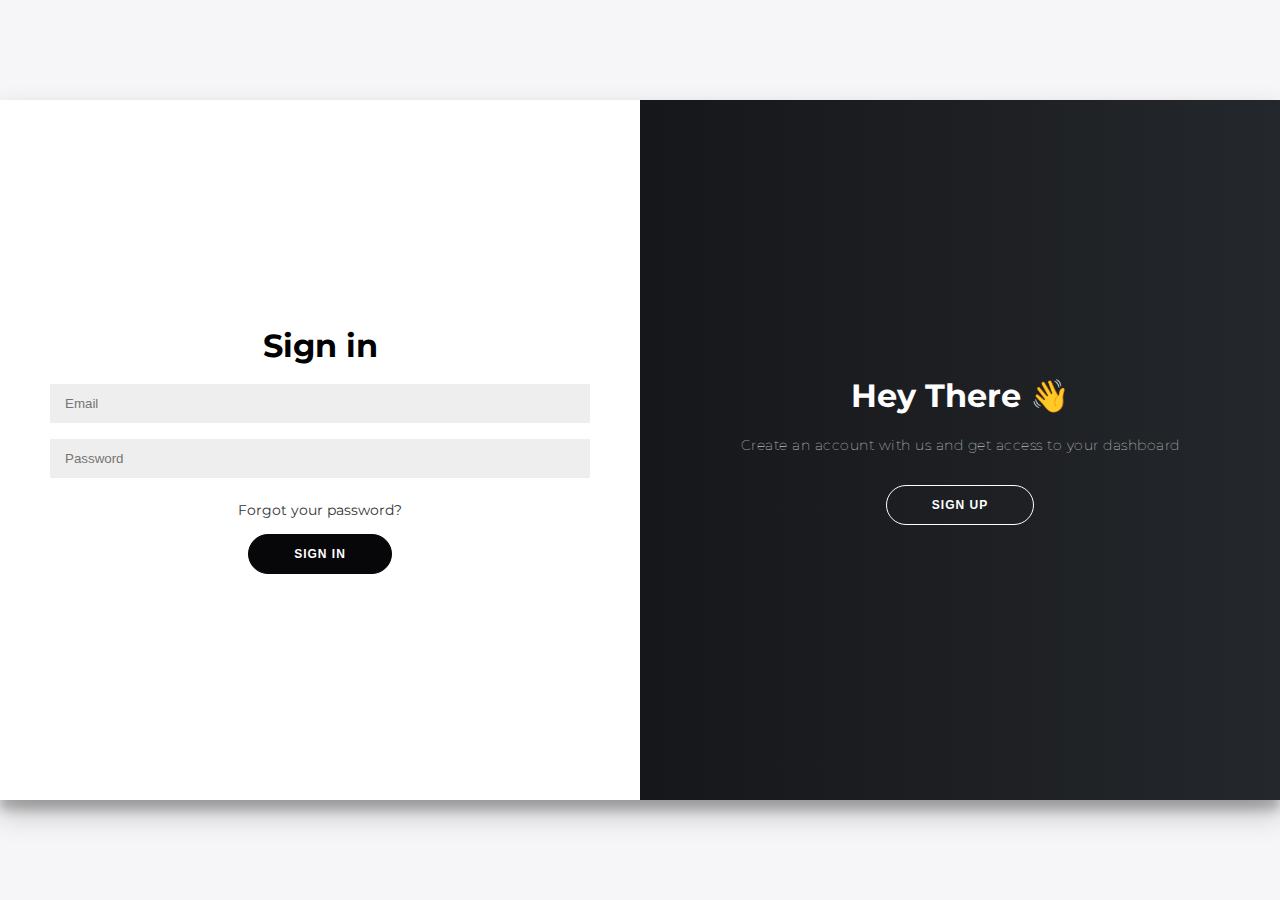
<file: prac-11/index.html>
<!DOCTYPE html>
<html lang="en">

  <head>
    <meta charset="UTF-8">
    <meta http-equiv="X-UA-Compatible" content="IE=edge">
    <meta name="viewport" content="width=device-width, initial-scale=1.0">
    <title>SignInUp</title>
    <link rel="stylesheet" href="style.css">
  </head>

  <body>
    <main class="container" id="container">
      <div class="form-container sign-up-container">
        <form action="#">
          <h1>Sign Up</h1>
          <input type="text" placeholder="Name" />
          <input type="email" placeholder="Email" />
          <input type="password" placeholder="Password" />
          <a href="#">You agree to T&C</a>
          <button>Sign Up</button>
        </form>
      </div>
      <div class="form-container sign-in-container">
        <form action="#">
          <h1>Sign in</h1>
          <input type="email" placeholder="Email" />
          <input type="password" placeholder="Password" />
          <a href="#">Forgot your password?</a>
          <button>Sign In</button>
        </form>
      </div>
      <div class="overlay-container">
        <div class="overlay">
          <div class="overlay-panel overlay-left">
            <h1>Already Have An Account? 👀</h1>
            <p>Sign in to access your dashboard</p>
            <button class="ghost" id="signIn">Sign In</button>
          </div>
          <div class="overlay-panel overlay-right">
            <h1>Hey There 👋</h1>
            <p>Create an account with us and get access to your dashboard</p>
            <button class="ghost" id="signUp">Sign Up</button>
          </div>
        </div>
      </div>
      </div>

      <script src="script.js"></script>
  </body>

</html>
</file>
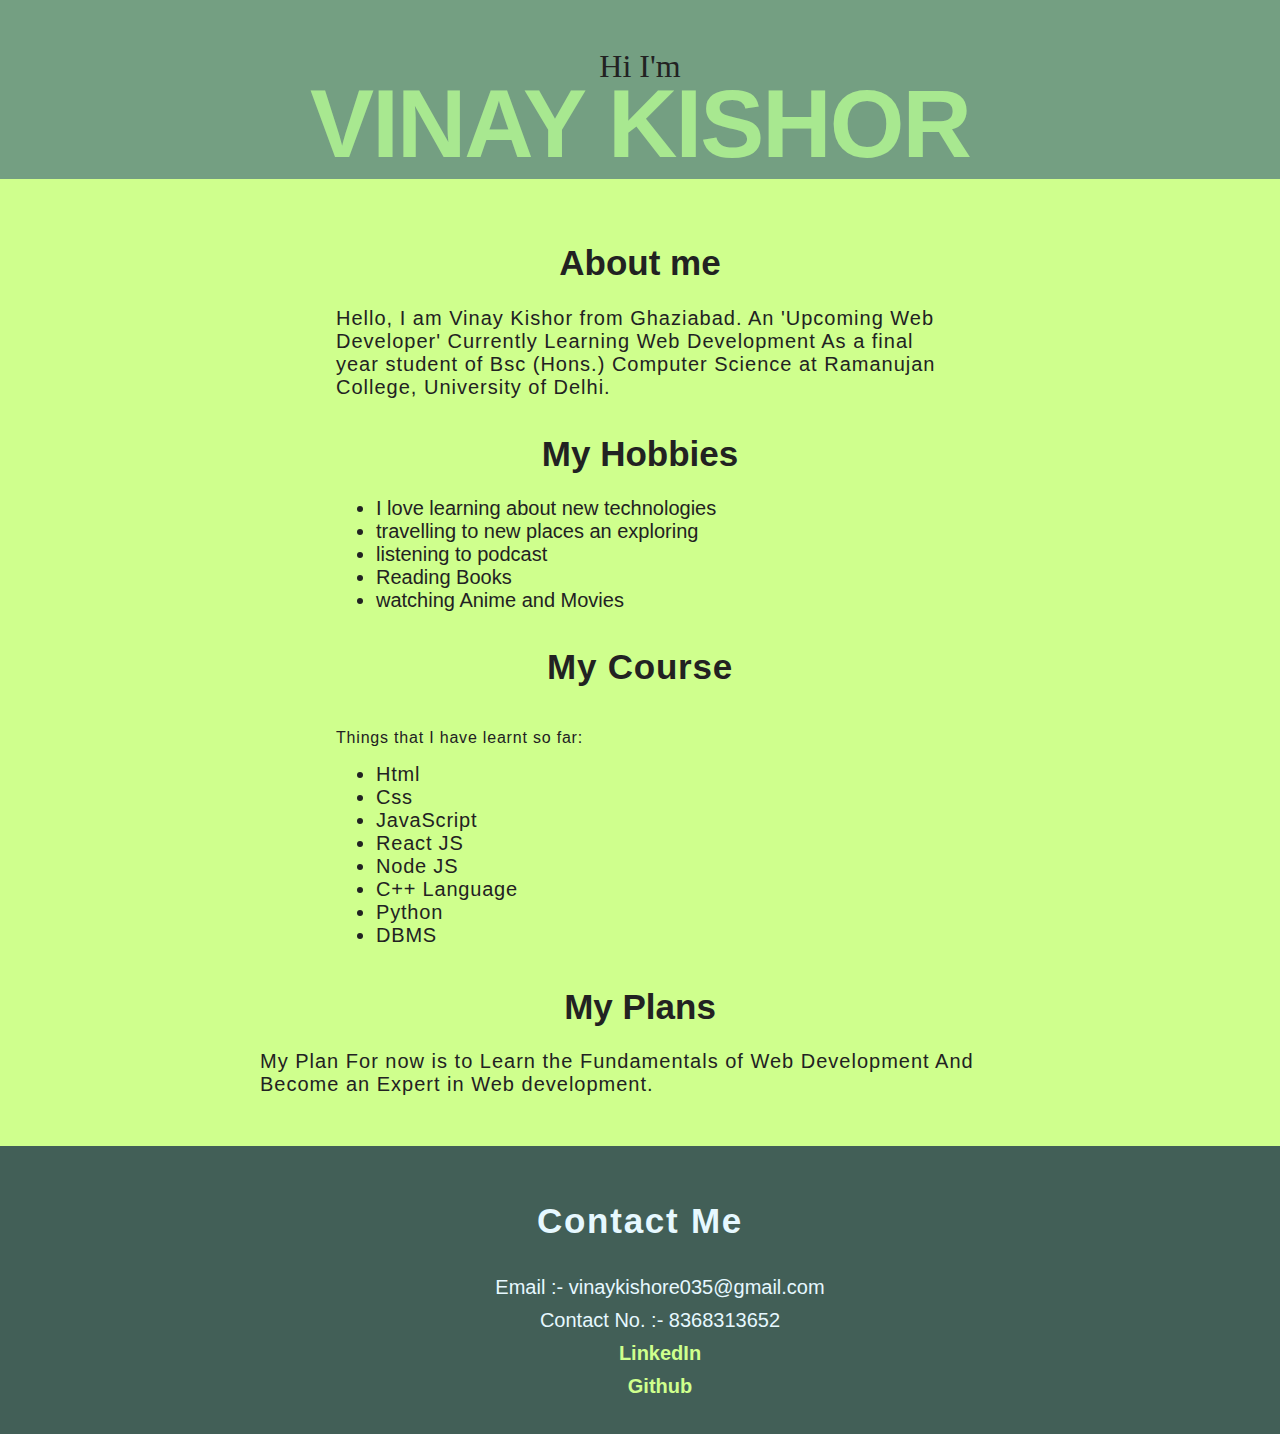
<file: prac-3/index.html>
<!DOCTYPE html>
<html lang="en">
  <head>
    <meta charset="UTF-8" />
    <meta http-equiv="X-UA-Compatible" content="IE=edge" />
    <meta name="viewport" content="width=device-width, initial-scale=1.0" />
    <title>Myself</title>
    <link rel="stylesheet" href="styles.css" />
  </head>

  <body>
    <header class="tophead">
      <p class="tophead-intro">Hi I'm</p>
      <h1 class="tophead-heading">Vinay Kishor</h1>
    </header>

    <section class="about-section">
      <h1>About me</h1>
      <p>
        Hello, I am Vinay Kishor from Ghaziabad. An 'Upcoming Web Developer' Currently Learning Web Development As a final year student of Bsc (Hons.) Computer Science at Ramanujan College, University of Delhi.
      </p>
    </section>

    <section class="hobbies-section">
      <h1>My Hobbies</h1>
      <ul>
        <li>I love learning about new technologies</li>
        <li>travelling to new places an exploring</li>
        <li>listening to podcast</li>
        <li>Reading Books</li>
        <li>watching Anime and Movies</li>
      </ul>
    </section>

    <section class="course-section">
      <h1>My Course</h1>
      <p>
        <br>Things that I have learnt so far:
        <div class="course-list">
            <ul>
                <li>Html</li>
                <li>Css</li>
                <li>JavaScript</li>
                <li>React JS</li>
                <li>Node JS</li>
                <li>C++ Language</li>
                <li>Python</li>
                <li>DBMS</li>
            </ul>
        </div>
    </p>
    </section>

    <section class="plan-section">
      <h1>My Plans</h1>
      <p>My Plan For now is to Learn the Fundamentals of Web Development And Become an Expert in Web development.</p>
    </section>

    <footer class="content-footer">
      <p>Contact Me</p>
      <ul class="social">
        <li>
            <span>Email :-</span> vinaykishore035@gmail.com
          </li>
          <li>
            <span>Contact No. :-</span> 8368313652
          </li>
          <li>
            <a  href="#">LinkedIn</a>
          </li>
          <li>
            <a  href="#">Github</a>
          </li>
      </ul>
    </footer>
  </body>
</html>
</file>
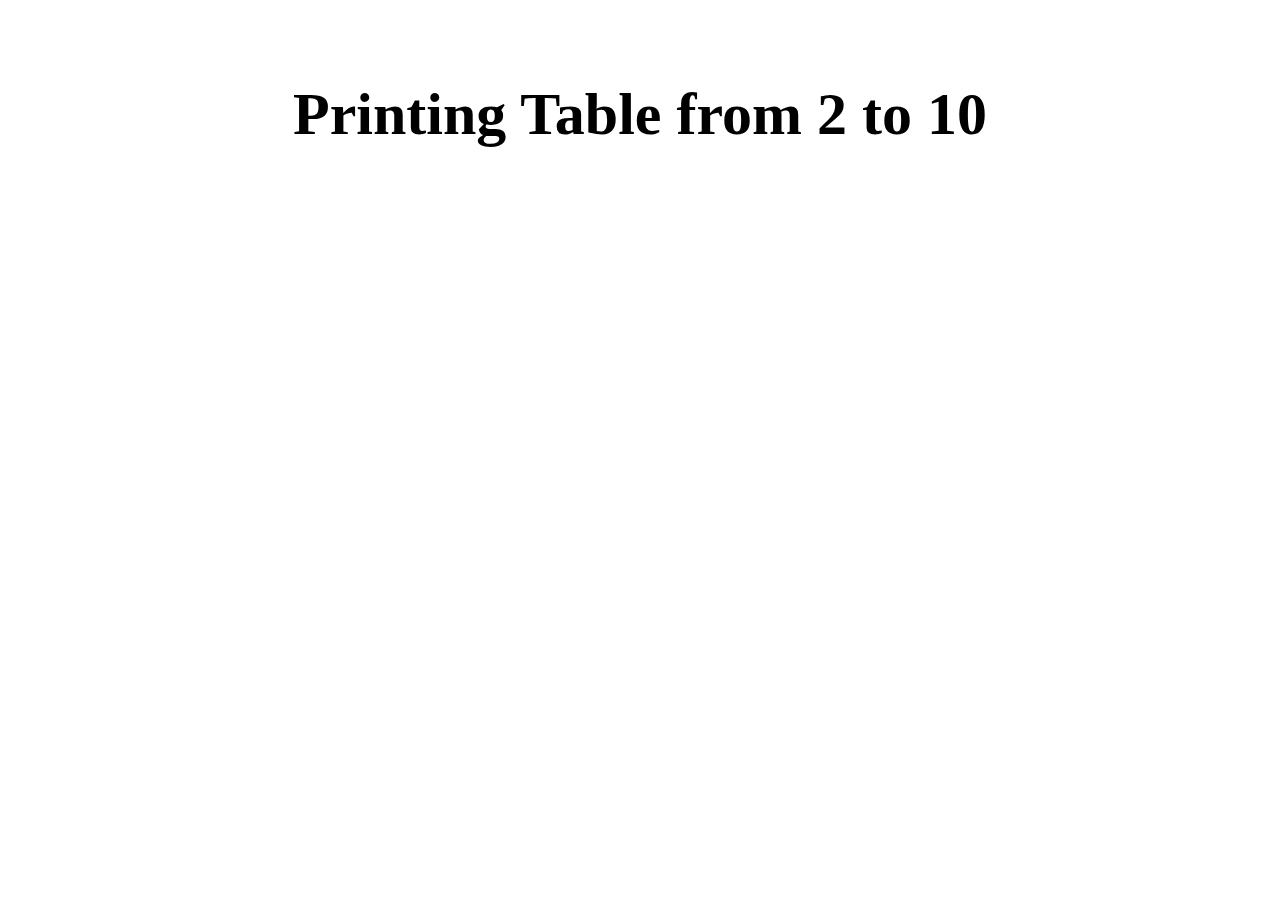
<file: prac-4/index.html>
<!DOCTYPE html>
<html>
<head>
  <title>Practical 4</title>
  <meta charset="utf-8">
  <style type="text/css">
    h1{
        font-size: 60px;
        margin: 80px 0px;
        text-align: center;
    }
    table{
      border: 1px solid black;
      border-collapse: collapse;
      width: 80%;
      margin: auto;
    }
    td,th{
      border: 1px solid black;
      padding: 5px;
      /* border-collapse: collapse; */
    }
    .center{
      text-align: center;
    }
  </style>
</head>
<body>
  <h1>Printing Table from 2 to 10</h1>
  <table class="center" id="content">
  </table>
  <script type="text/javascript">
    function getRandomColor() {
        var letters = '0123456789ABCDEF';
        var color = '#';
        for (var i = 0; i < 6; i++) {
          color += letters[Math.floor(Math.random() * 16)];
        }
      return color;
    }

    var tbl = document.getElementById('content');
    var number = 2;
    var abc = setInterval(printrow,5000);

    function printrow(){
      if (number == 10) 
      {
        clearInterval(abc);
      }
      var result = "";
      for(var i = 1; i<= 10; i++){
        result = result + "<td>"+ number + "*" + i + "=" + number * i+"</td>";
      }
      number++;
      var row = document.createElement('tr');
      row.style.color= getRandomColor();
      row.style.fontSize = (number+20)+"px";
      row.innerHTML=result;
      tbl.append(row);

    }
  </script>

</body>
</html>
</file>
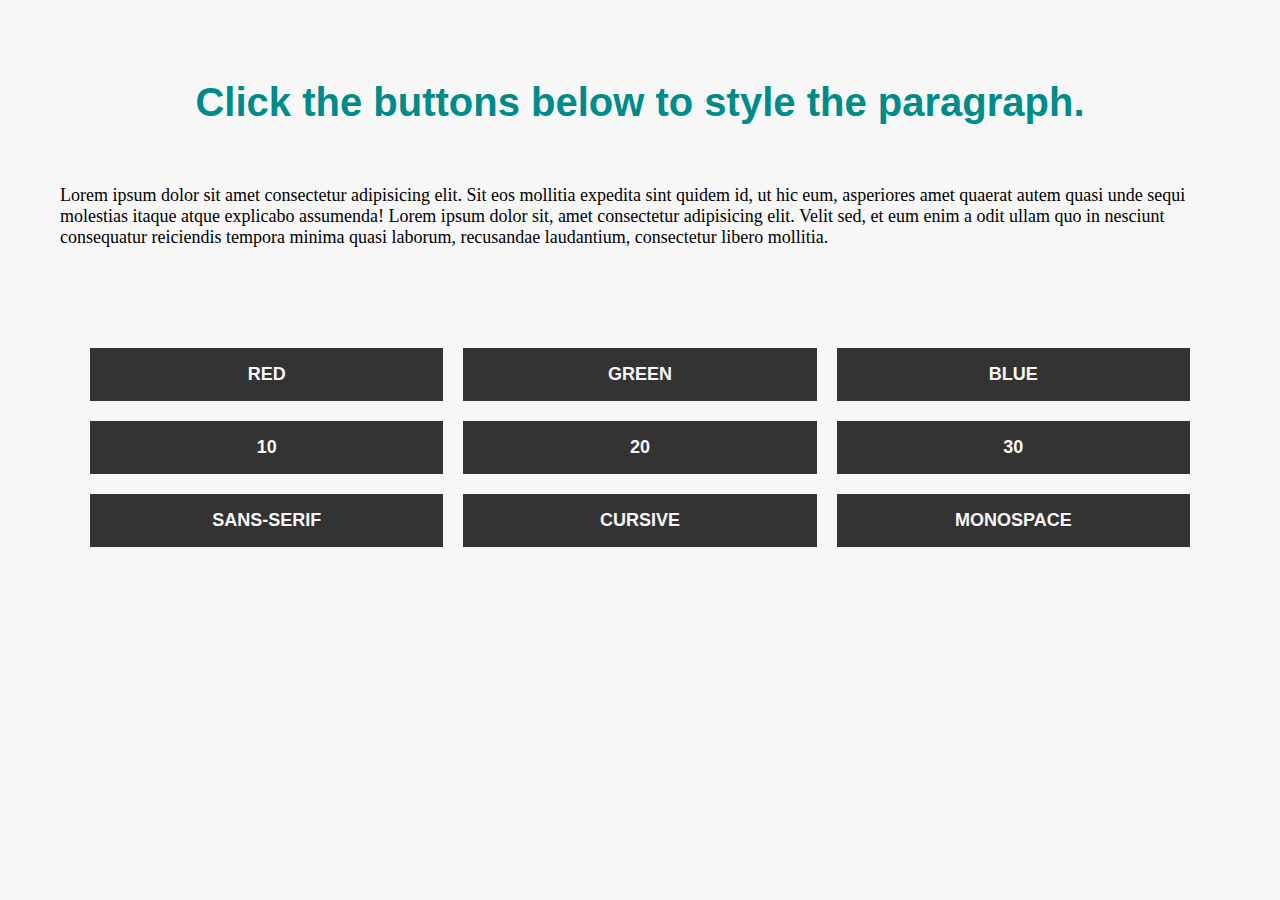
<file: prac-5/index.html>
<!DOCTYPE html>
<html lang="en">
  <head>
    <meta charset="UTF-8" />
    <meta http-equiv="X-UA-Compatible" content="IE=edge" />
    <meta name="viewport" content="width=device-width, initial-scale=1.0" />
    <title>Style Paragraph</title>
    <link rel="stylesheet" href="styles.css" />
    
  </head>
  <body>
    <h1>Click the buttons below to style the paragraph.</h1>
    <p class="paragraph">
      Lorem ipsum dolor sit amet consectetur adipisicing elit. Sit eos mollitia
      expedita sint quidem id, ut hic eum, asperiores amet quaerat autem quasi
      unde sequi molestias itaque atque explicabo assumenda! Lorem ipsum dolor
      sit, amet consectetur adipisicing elit. Velit sed, et eum enim a odit
      ullam quo in nesciunt consequatur reiciendis tempora minima quasi laborum,
      recusandae laudantium, consectetur libero mollitia.
    </p>

    <div class="container">
      <button class="el el--1">Red</button>
      <button class="el el--2">Green</button>
      <button class="el el--3">Blue</button>
      <button class="el el--4">10</button>
      <button class="el el--5">20</button>
      <button class="el el--6">30</button>
      <button class="el el--7">Sans-serif</button>
      <button class="el el--8">Cursive</button>
      <button class="el el--9">Monospace</button>
    </div>
    <script src="script.js"></script>
  </body>
</html>
</file>
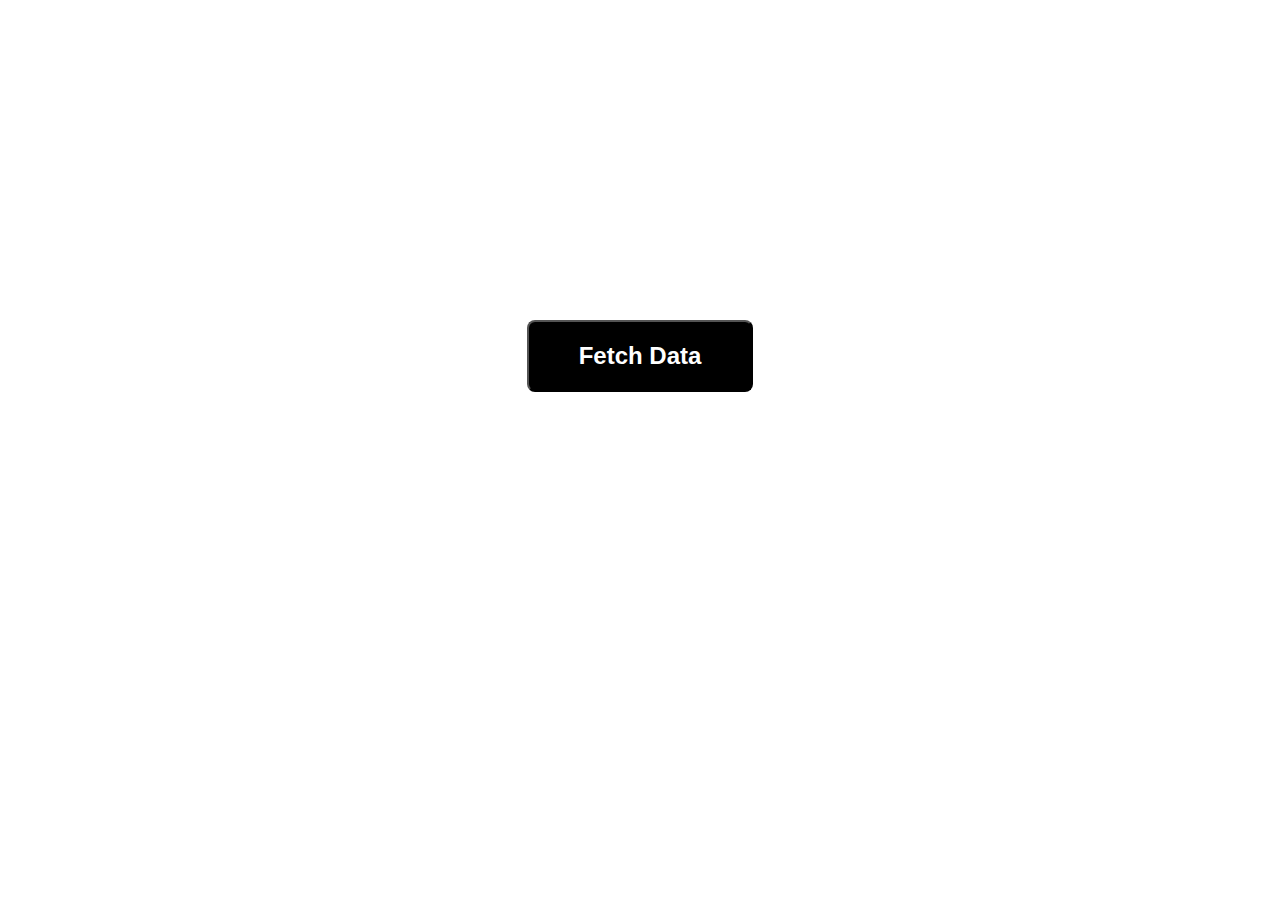
<file: prac-7/index.html>
<!DOCTYPE html>
<html>
<head>
	<meta charset="utf-8">
	<title>Practical 7</title>
	<style type="text/css">
        body{
            text-align: center;
            font-size: 20px;
        }
		#pet-data{
			border: 1px solid black;
			border-radius: 10px;
			border-collapse: collapse;
		}
		td{
			border: 1px solid black;
			border-collapse: collapse;
		}
		#btn-fetch{
			margin-top: 20px;
			font-size: 24px;
			font-weight: bold;
			background-color: black;
			color: white;
            padding: 20px 50px;
			border-radius: 8px;
            
		}
        #content{
            text-align: center;
            margin-top: 300px;
        }
	</style>
</head>
<body>

	<div id="content">
		
	</div>

	<button id="btn-fetch">Fetch Data</button>
	<script src="https://ajax.googleapis.com/ajax/libs/jquery/3.5.1/jquery.min.js"></script>
	<script type="text/javascript">
		var btnFetch = document.getElementById('btn-fetch');
		var content = document.getElementById('content');

		btnFetch.addEventListener('click', ()=>{
			const xhr = new XMLHttpRequest();

			xhr.open("GET",'/pet.json',true);

			xhr.onload = ()=>{
				console.log(xhr.responseText);
				renderHtml(JSON.parse(xhr.responseText));
			}

			xhr.send();

		});

		function renderHtml(data){
			content.innerHTML = "";
			for (var i = 0; i <= data.length; i++) {
				let p = document.createElement('p');
				let htmlpart = "";
				htmlpart += data[i].name+" is a "+data[i].type+" with age "+data[i].age+" years and weight "+data[i].weight+"kg and likes "+data[i].likes;
				p.innerHTML = htmlpart;
				content.append(p);
				htmlpart="";
			}

		}

		

	</script>

</body>
</html>
</file>
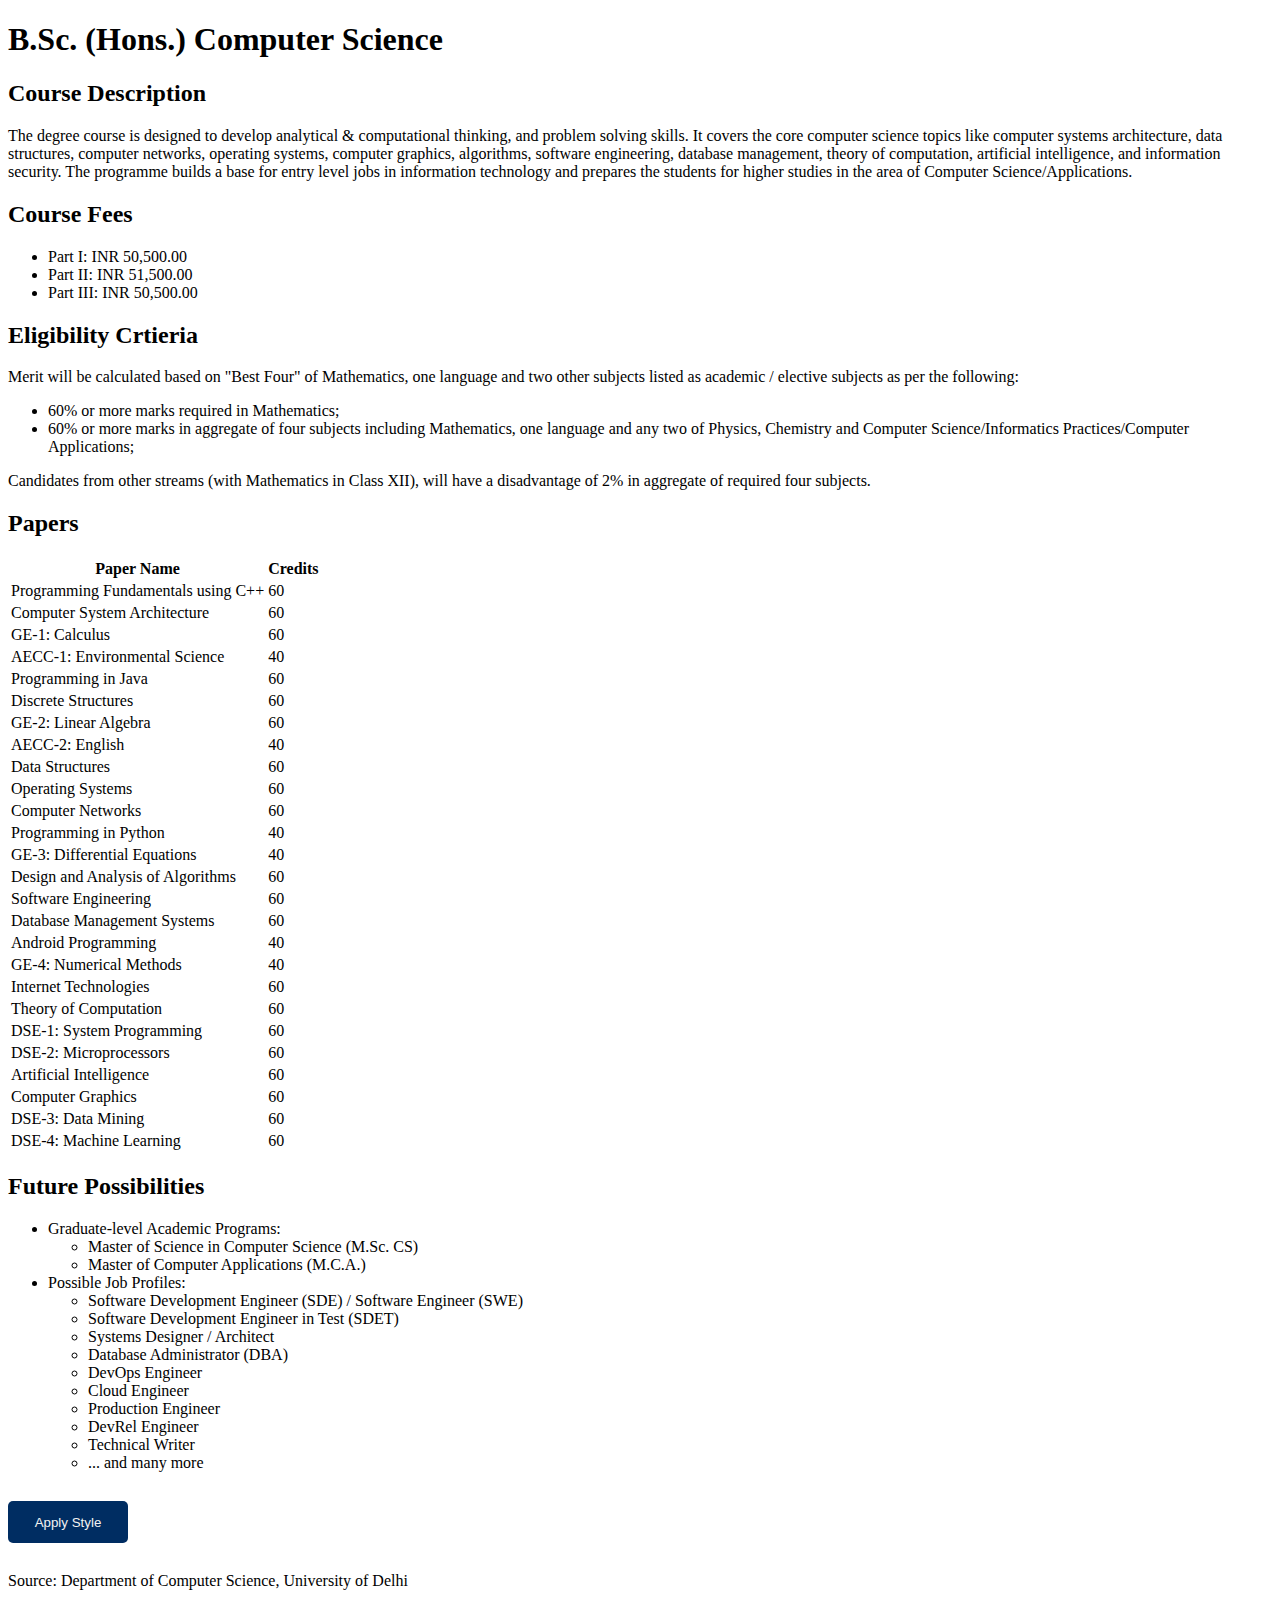
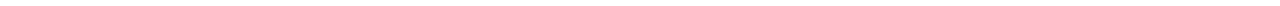
<file: prac-8/index.html>
<!--
  Create a plain HTML page for B.Sc. Hons CS course, mentioning details like fee, eligibility
criteria, papers with names and credits, and future possibilities after the course. A button for styling should be there at bottom of the page. On clicking on this button JavaScript should redesign the complete page using jQuery in a nice presentable way.
  https://sudiptog81-it-bschons-course-page.netlify.app
-->

<!DOCTYPE html>
<html lang="en">

  <head>
    <meta charset="UTF-8">
    <meta http-equiv="X-UA-Compatible" content="IE=edge">
    <meta name="viewport" content="width=device-width, initial-scale=1.0">
    <title>B.Sc. (Hons.) Computer Science</title>
    <link rel="stylesheet" href="style.css">
  </head>

  <body>
    <header>
      <h1>B.Sc. (Hons.) Computer Science</h1>
    </header>
    <main>
      <div class="pt-2">
        <h2>Course Description</h2>
        <p>
          The degree course is designed to develop analytical &amp; computational
          thinking, and problem solving skills. It covers the core computer science topics like computer
          systems architecture, data structures, computer networks, operating systems, computer graphics,
          algorithms, software engineering, database management, theory of computation, artificial
          intelligence, and information security. The programme builds a base for entry level jobs in
          information technology and prepares the students for higher studies in the area of Computer
          Science/Applications.
        </p>
      </div>
      <div>
        <h2>Course Fees</h2>
        <ul>
          <li>
            Part I: INR 50,500.00
          </li>
          <li>
            Part II: INR 51,500.00
          </li>
          <li>
            Part III: INR 50,500.00
          </li>
        </ul>
      </div>
      <div>
        <h2>Eligibility Crtieria</h2>
        <div>
          <p>
            Merit will be calculated based on "Best Four" of Mathematics, one language and two other subjects listed as
            academic / elective subjects as per the following:
          </p>
          <ul>
            <li>
              60% or more marks required in Mathematics;
            </li>
            <li>
              60% or more marks in aggregate of four subjects including
              Mathematics, one language and any two of Physics, Chemistry
              and Computer Science/Informatics Practices/Computer
              Applications;
            </li>
          </ul>
          <p>
            Candidates from other streams (with Mathematics in Class XII), will have a disadvantage of 2% in aggregate
            of
            required four subjects.
          </p>
        </div>
      </div>
      <div>
        <h2>Papers</h2>
        <div>
          <table class="table">
            <thead>
              <tr>
                <th>Paper Name</th>
                <th>Credits</th>
              </tr>
            </thead>
            <tbody>
              <tr>
                <td>
                  Programming Fundamentals using C++
                </td>
                <td>
                  60
                </td>
              </tr>
              <tr>
                <td>
                  Computer System Architecture
                </td>
                <td>
                  60
                </td>
              </tr>
              <tr>
                <td>
                  GE-1: Calculus
                </td>
                <td>
                  60
                </td>
              </tr>
              <tr>
                <td>
                  AECC-1: Environmental Science
                </td>
                <td>
                  40
                </td>
              </tr>
              <tr>
                <td>
                  Programming in Java
                </td>
                <td>
                  60
                </td>
              </tr>
              <tr>
                <td>
                  Discrete Structures
                </td>
                <td>
                  60
                </td>
              </tr>
              <tr>
                <td>
                  GE-2: Linear Algebra
                </td>
                <td>
                  60
                </td>
              </tr>
              <tr>
                <td>
                  AECC-2: English
                </td>
                <td>
                  40
                </td>
              </tr>
              <tr>
                <td>
                  Data Structures
                </td>
                <td>
                  60
                </td>
              </tr>
              <tr>
                <td>
                  Operating Systems
                </td>
                <td>
                  60
                </td>
              </tr>
              <tr>
                <td>
                  Computer Networks
                </td>
                <td>
                  60
                </td>
              </tr>
              <tr>
                <td>
                  Programming in Python
                </td>
                <td>
                  40
                </td>
              </tr>
              <tr>
                <td>
                  GE-3: Differential Equations
                </td>
                <td>
                  40
                </td>
              </tr>
              <tr>
                <td>
                  Design and Analysis of Algorithms
                </td>
                <td>
                  60
                </td>
              </tr>
              <tr>
                <td>
                  Software Engineering
                </td>
                <td>
                  60
                </td>
              </tr>
              <tr>
                <td>
                  Database Management Systems
                </td>
                <td>
                  60
                </td>
              </tr>
              <tr>
                <td>
                  Android Programming
                </td>
                <td>
                  40
                </td>
              </tr>
              <tr>
                <td>
                  GE-4: Numerical Methods
                </td>
                <td>
                  40
                </td>
              </tr>
              <tr>
                <td>
                  Internet Technologies
                </td>
                <td>
                  60
                </td>
              </tr>
              <tr>
                <td>
                  Theory of Computation
                </td>
                <td>
                  60
                </td>
              </tr>
              <tr>
                <td>
                  DSE-1: System Programming
                </td>
                <td>
                  60
                </td>
              </tr>
              <tr>
                <td>
                  DSE-2: Microprocessors
                </td>
                <td>
                  60
                </td>
              </tr>
              <tr>
                <td>
                  Artificial Intelligence
                </td>
                <td>
                  60
                </td>
              </tr>
              <tr>
                <td>
                  Computer Graphics
                </td>
                <td>
                  60
                </td>
              </tr>
              <tr>
                <td>
                  DSE-3: Data Mining
                </td>
                <td>
                  60
                </td>
              </tr>
              <tr>
                <td>
                  DSE-4: Machine Learning
                </td>
                <td>
                  60
                </td>
              </tr>
            </tbody>
          </table>
        </div>
      </div>
      <div>
        <h2>Future Possibilities</h2>
        <ul>
          <li>
            Graduate-level Academic Programs:
            <ul>
              <li>
                Master of Science in Computer Science (M.Sc. CS)
              </li>
              <li>
                Master of Computer Applications (M.C.A.)
              </li>
            </ul>
          </li>
          <li>
            Possible Job Profiles:
            <ul>
              <li>
                Software Development Engineer (SDE) / Software Engineer (SWE)
              </li>
              <li>
                Software Development Engineer in Test (SDET)
              </li>
              <li>
                Systems Designer / Architect
              </li>
              <li>
                Database Administrator (DBA)
              </li>
              <li>
                DevOps Engineer
              </li>
              <li>
                Cloud Engineer
              </li>
              <li>
                Production Engineer
              </li>
              <li>
                DevRel Engineer
              </li>
              <li>
                Technical Writer
              </li>
              <li>
                ... and many more
              </li>
            </ul>
          </li>
        </ul>
      </div>
      <div>
        <button id="styleToggle">Apply Style</button>
      </div>
    </main>
    <footer>
      <p>
        Source: Department of Computer Science, University of Delhi
      </p>
    </footer>

    <script src="scripts/jquery-3.6.0.min.js"></script>
    <script src="scripts/script.js"></script>
  </body>

</html>
</file>
<file: prac-11/style.css>
@import url('https://fonts.googleapis.com/css?family=Montserrat:400,800');

* {
	box-sizing: border-box;
}

body {
	background: #f6f5f7;
	display: flex;
	justify-content: center;
	align-items: center;
	flex-direction: column;
	font-family: 'Montserrat', sans-serif;
	height: 100vh;
	margin: 0;
	padding: 0;
}

h1 {
	font-weight: bold;
	margin: 0;
}

h2 {
	text-align: center;
}

p {
	font-size: 14px;
	font-weight: 100;
	line-height: 20px;
	letter-spacing: 0.5px;
	margin: 20px 0 30px;
}

span {
	font-size: 12px;
}

a {
	color: #333;
	font-size: 14px;
	text-decoration: none;
	margin: 15px 0;
}

button {
	border-radius: 20px;
	border: 1px solid #07070A;
	background-color: #07070A;
	color: #ffffff;
	font-size: 12px;
	font-weight: bold;
	padding: 12px 45px;
	letter-spacing: 1px;
	text-transform: uppercase;
	transition: transform 80ms ease-in;
}

button:active {
	transform: scale(0.95);
}

button:focus {
	outline: none;
}

button.ghost {
	background-color: transparent;
	border-color: #ffffff;
}

form {
	background-color: #ffffff;
	display: flex;
	align-items: center;
	justify-content: center;
	flex-direction: column;
	padding: 0 50px;
	height: 100%;
	text-align: center;
}

form h1 {
	margin-bottom: 0.33em;
}

input {
	background-color: #eee;
	border: none;
	padding: 12px 15px;
	margin: 8px 0;
	width: 100%;
}

.container {
	background-color: #fff;
	box-shadow: 0 14px 28px rgba(0,0,0,0.22), 0 10px 10px rgba(0,0,0,0.22);
	position: relative;
	overflow: hidden;
	width: 1400px;
	max-width: 100%;
	min-height: 700px;
}

.form-container {
	position: absolute;
	top: 0;
	height: 100%;
	transition: all 0.6s ease-in-out;
}

.sign-in-container {
	left: 0;
	width: 50%;
	z-index: 2;
}

.container.right-panel-active .sign-in-container {
	transform: translateX(100%);
}

.sign-up-container {
	left: 0;
	width: 50%;
	opacity: 0;
	z-index: 1;
}

.container.right-panel-active .sign-up-container {
	transform: translateX(100%);
	opacity: 1;
	z-index: 5;
	animation: show 0.6s;
}

@keyframes show {
	0%, 49.99% {
		opacity: 0;
		z-index: 1;
	}
	
	50%, 100% {
		opacity: 1;
		z-index: 5;
	}
}

.overlay-container {
	position: absolute;
	top: 0;
	left: 50%;
	width: 50%;
	height: 100%;
	overflow: hidden;
	transition: transform 0.6s ease-in-out;
	z-index: 100;
}

.container.right-panel-active .overlay-container{
	transform: translateX(-100%);
}

.overlay {
	background: #24272B;
	background: linear-gradient(to right, #07070A, #24272B);
	background-repeat: no-repeat;
	background-size: cover;
	background-position: 0 0;
	color: #ffffff;
	position: relative;
	left: -100%;
	height: 100%;
	width: 200%;
	transform: translateX(0);
	transition: transform 0.6s ease-in-out;
}

.container.right-panel-active .overlay {
	transform: translateX(50%);
}

.overlay-panel {
	position: absolute;
	display: flex;
	align-items: center;
	justify-content: center;
	flex-direction: column;
	padding: 0 40px;
	text-align: center;
	top: 0;
	height: 100%;
	width: 50%;
	transform: translateX(0);
	transition: transform 0.6s ease-in-out;
}

.overlay-left {
	transform: translateX(-20%);
}

.container.right-panel-active .overlay-left {
	transform: translateX(0);
}

.overlay-right {
	right: 0;
	transform: translateX(0);
}

.container.right-panel-active .overlay-right {
	transform: translateX(20%);
}

.social-container {
	margin: 20px 0;
}

.social-container a {
	border: 1px solid #DDDDDD;
	border-radius: 50%;
	display: inline-flex;
	justify-content: center;
	align-items: center;
	margin: 0 5px;
	height: 40px;
	width: 40px;
}

footer {
    background-color: #222;
    color: #fff;
    font-size: 14px;
    bottom: 0;
    position: fixed;
    left: 0;
    right: 0;
    text-align: center;
    z-index: 999;
}

footer p {
    margin: 10px 0;
}

footer i {
    color: red;
}

footer a {
    color: #3c97bf;
    text-decoration: none;
}
</file>
<file: prac-3/styles.css>
body {
    color: #222222;
    font-size: 1em;
    margin: 0;
    padding: 0 ;
    font-family: "Open Sans", "Helvetica Neue", sans-serif;
    /* position: absolute; */
    background-color: #CFFF8D;
  }
  
  .content-footer,
  .tophead-heading,
  .tophead-intro {
    text-align: center;
  }

  .tophead-intro {
    margin-bottom: 0.1em;
    font-family: "Gentium Book Basic", Georgia, serif;
    font-size: 2em;
  }
  
  .tophead-heading {
    color: #A8E890;
    margin-top: -0.2em;
    font-family: "Open Sans", "Helvetica Neue", sans-serif;
    font-weight: bold;
    font-size: 6em;
    letter-spacing: -0.02em;
    text-transform: uppercase;
  }
  
  .about-section,
  .hobbies-section,
  .course-section,
  .plan-section {
    max-width: 50em;
    margin-left: auto;
    margin-right: auto;
    margin-top: 1em;
  }
  
  .about-section > p,
  .hobbies-section > p,
  .course-section,
  .plan-section > p,
  .content-footer > p {
    font-weight: 300;
    letter-spacing: 0.05em;
  }
  
  section > h1 {
    margin-top: 1em;
    text-align: center;
    font-size: 35px;
  }
  
  .content-footer,
  .tophead-heading,
  .tophead-intro {
    text-align: center;
  }
  
  .tophead {
    padding: 1em 0;
    background-size: cover;
    background-repeat: no-repeat;
  }
  
  .tophead-intro {
    margin-bottom: 0.1em;
    font-family: "Gentium Book Basic", Georgia, serif;
    font-size: 2em;
  }
  
  .tophead-heading {
    margin-top: -0.2em;
    font-family: "Open Sans", "Helvetica Neue", sans-serif;
    font-weight: bold;
    font-size: 6em;
    letter-spacing: -0.02em;
    text-transform: uppercase;
  }
  .about-section > p,
  .hobbies > p,
  .content-footer > p {
    font-size: 20px;
    font-weight: 300;
    letter-spacing: 0.05em;
  }
  .plan-section{
    font-size: 20px;
  }

  li{
    font-size: 20px;
  }
  
  h2 {
    font-family: "Gentium Book Basic", Georgia, serif;
    font-size: 1.2em;
    font-weight: bold;
  }
  
  .about-section,
  .hobbies-section,
  .course-section,
  .plan-section {
    max-width: 38em;
    margin-left: auto;
    margin-right: auto;
    margin-top: 2em;
  }
  .content-footer {
    margin: 50px 0;
    padding: 20px 0;
    text-align: center;
    background-color: #425F57;
    text-decoration: none;
    margin-bottom: 0;
  }
  .social > li {
    margin: 10px 0px;
    text-decoration: none;
    list-style: none;
  }
  .content-footer > p {
    color: #e6f8ff;
    font-size: 35px;
    font-weight: bold;
  }
  a {
    font-weight: bold;
    text-decoration: none;
    color: #CFFF8D;
  }
  .social{
    color: #e6f8ff;
  }
  .tophead{
    margin-bottom: 0;
    padding-bottom: 0px;
    background-color: #749F82;
  }
</file>
<file: prac-5/styles.css>
* {
    margin: 0;
    padding: 0;
    box-sizing: border-box;
  }
  
  html {
    font-size: 62.5%;
  }
  
  body {
    background-color: #f7f7f7;
    width: 120rem;
    margin: 0 auto;
  }
  
  h1 {
    font-family: sans-serif;
    font-weight: bold;
    color: darkcyan;
    font-size: 40px;
    width: 1000px;
    margin: 40px auto;
    margin-top: 80px;
    text-align: center;
  }
  
  .paragraph {
    padding: 20px;
    font-size: 18px;
    margin: 40px auto;
    font-family: serif;
  }
  
  .container {
    display: grid;
    grid-template-columns: 1fr 1fr 1fr;
    gap: 20px;
    padding: 40px 50px;
  }
  
  .el {
    cursor: pointer;
    font-family: sans-serif;
    padding: 1.6rem 3.2rem;
    text-transform: uppercase;
    font-weight: bold;
    background-color: #333;
    color: #f7f7f7;
    border: none;
    transition: all 0.4s;
    font-size: 1.8rem;
  }
  

  
  .el--1:hover {
    background-color: #f03e3e;
  }
  
  .el--2:hover {
    background-color: #37b24d;
  }
  
  .el--3:hover {
    background-color: #1c7ed6;
  }
  
  .el--4:hover {
    background-color: #222;
  }
  
  .el--5:hover {
    background-color: #222;
  }
  
  .el--6:hover {
    background-color: #222;
  }
  
  .el--7:hover {
    background-color: #223;
  }
  
  .el--8:hover {
    background-color: #222;
  }
  
  .el--9:hover {
    background-color: #222;
  }
  
  .red-text {
    color: #f03e3e;
  }
  
  .green-text {
    color: #37b24d;
  }
  
  .blue-text {
    color: #1c7ed6;
  }
  
  .small-text {
    font-size: 10px;
  }
  
  .md-text {
    font-size: 20px;
  }
  
  .large-text {
    font-size: 30px;
  }
  
  .sans-serif-text {
    font-family: sans-serif;
  }
  
  .cursive-text {
    font-family: cursive;
  }
  
  .monospace-text {
    font-family: monospace;
  }
</file>
<file: prac-8/style.css>
.header {
    background: #002D62;
    padding: 3em 0;
  }
  
  .header > h1 {
    width: 90%;
    color: #f2f2f2;
    margin: 0 auto;
  }
  
  .content {
    width: 90%;
    padding: 0 0 2em 0;
    margin: 0 auto;
  }
  
  .footer {
    background: #2f2f2f;
    color: #f2f2f2;
    padding: 2em 0;
    margin: 0 auto;
    text-align: center;
  }
  
  button {
    background: #002D62;
    color: #f2f2f2;
    padding: 1em 2em;
    border: none;
    border-radius: 5px;
    margin: 1em 0;
    cursor: pointer;
  }
</file>
